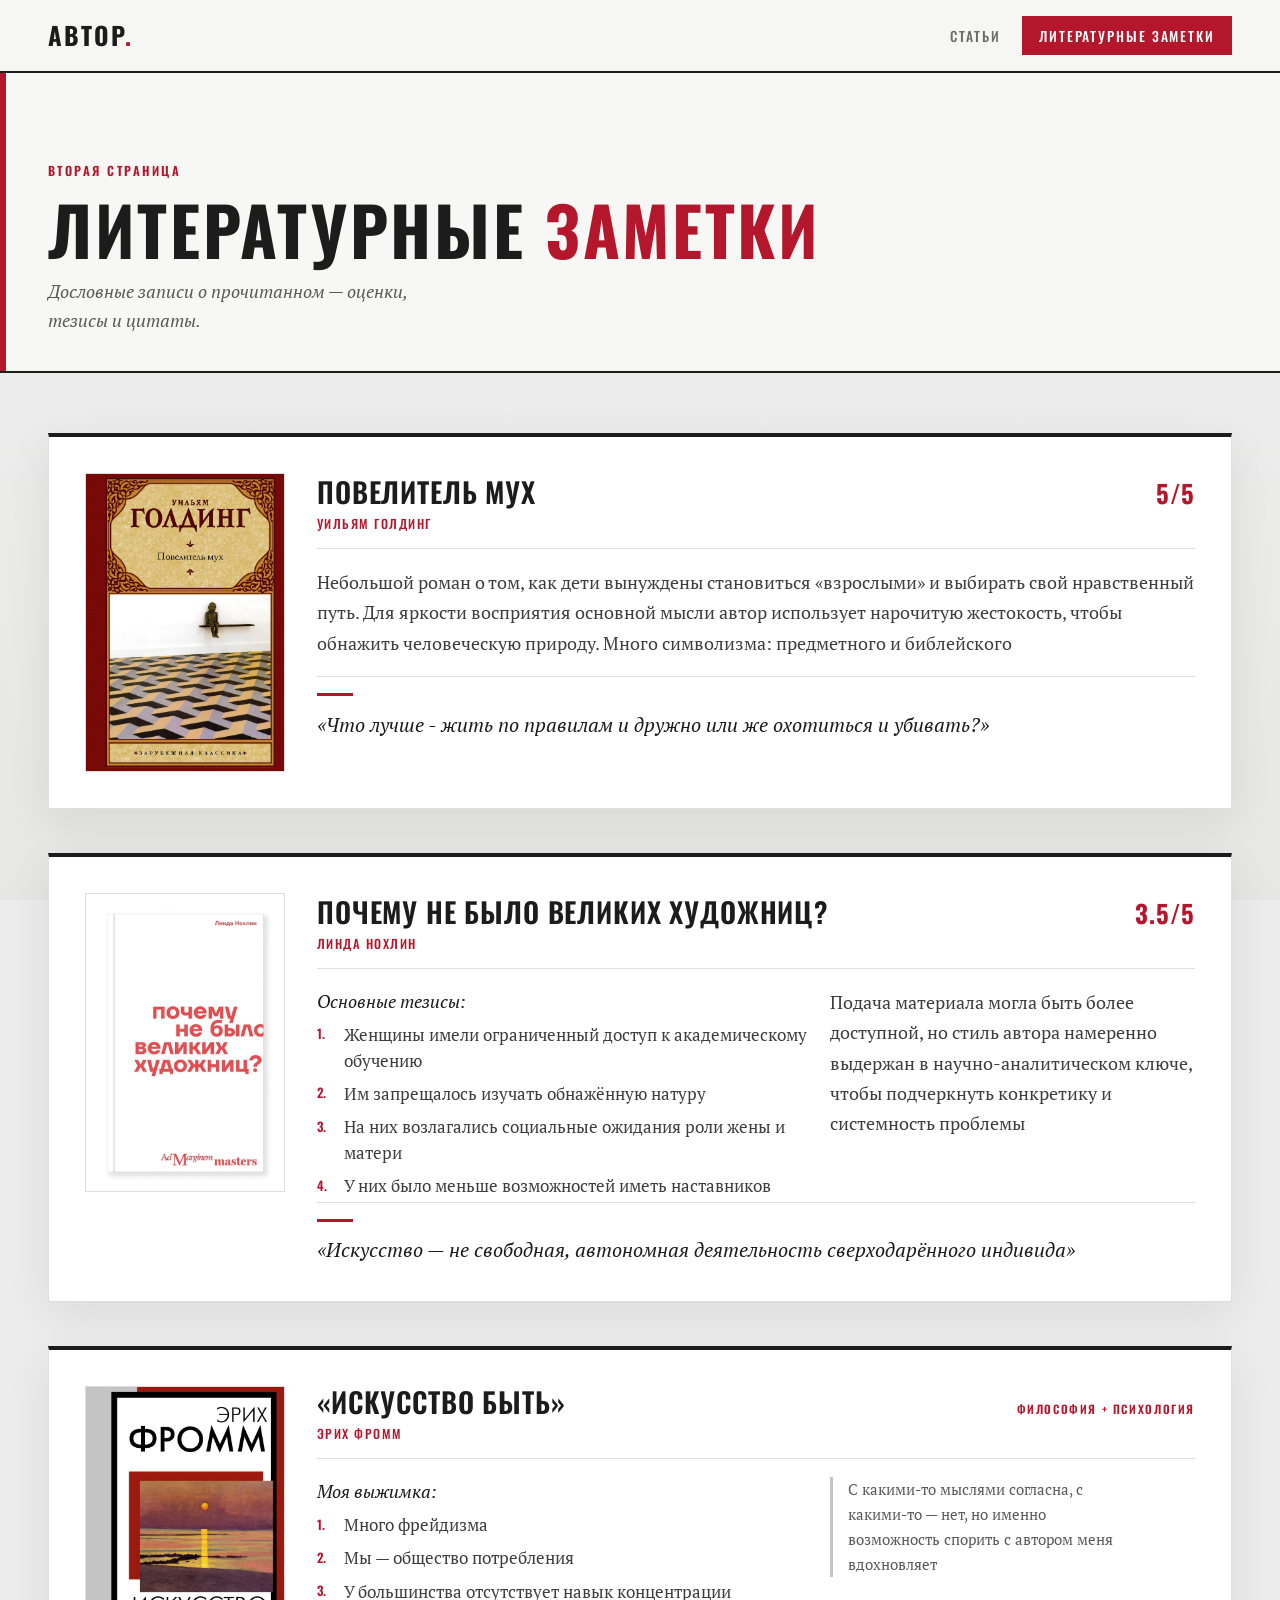
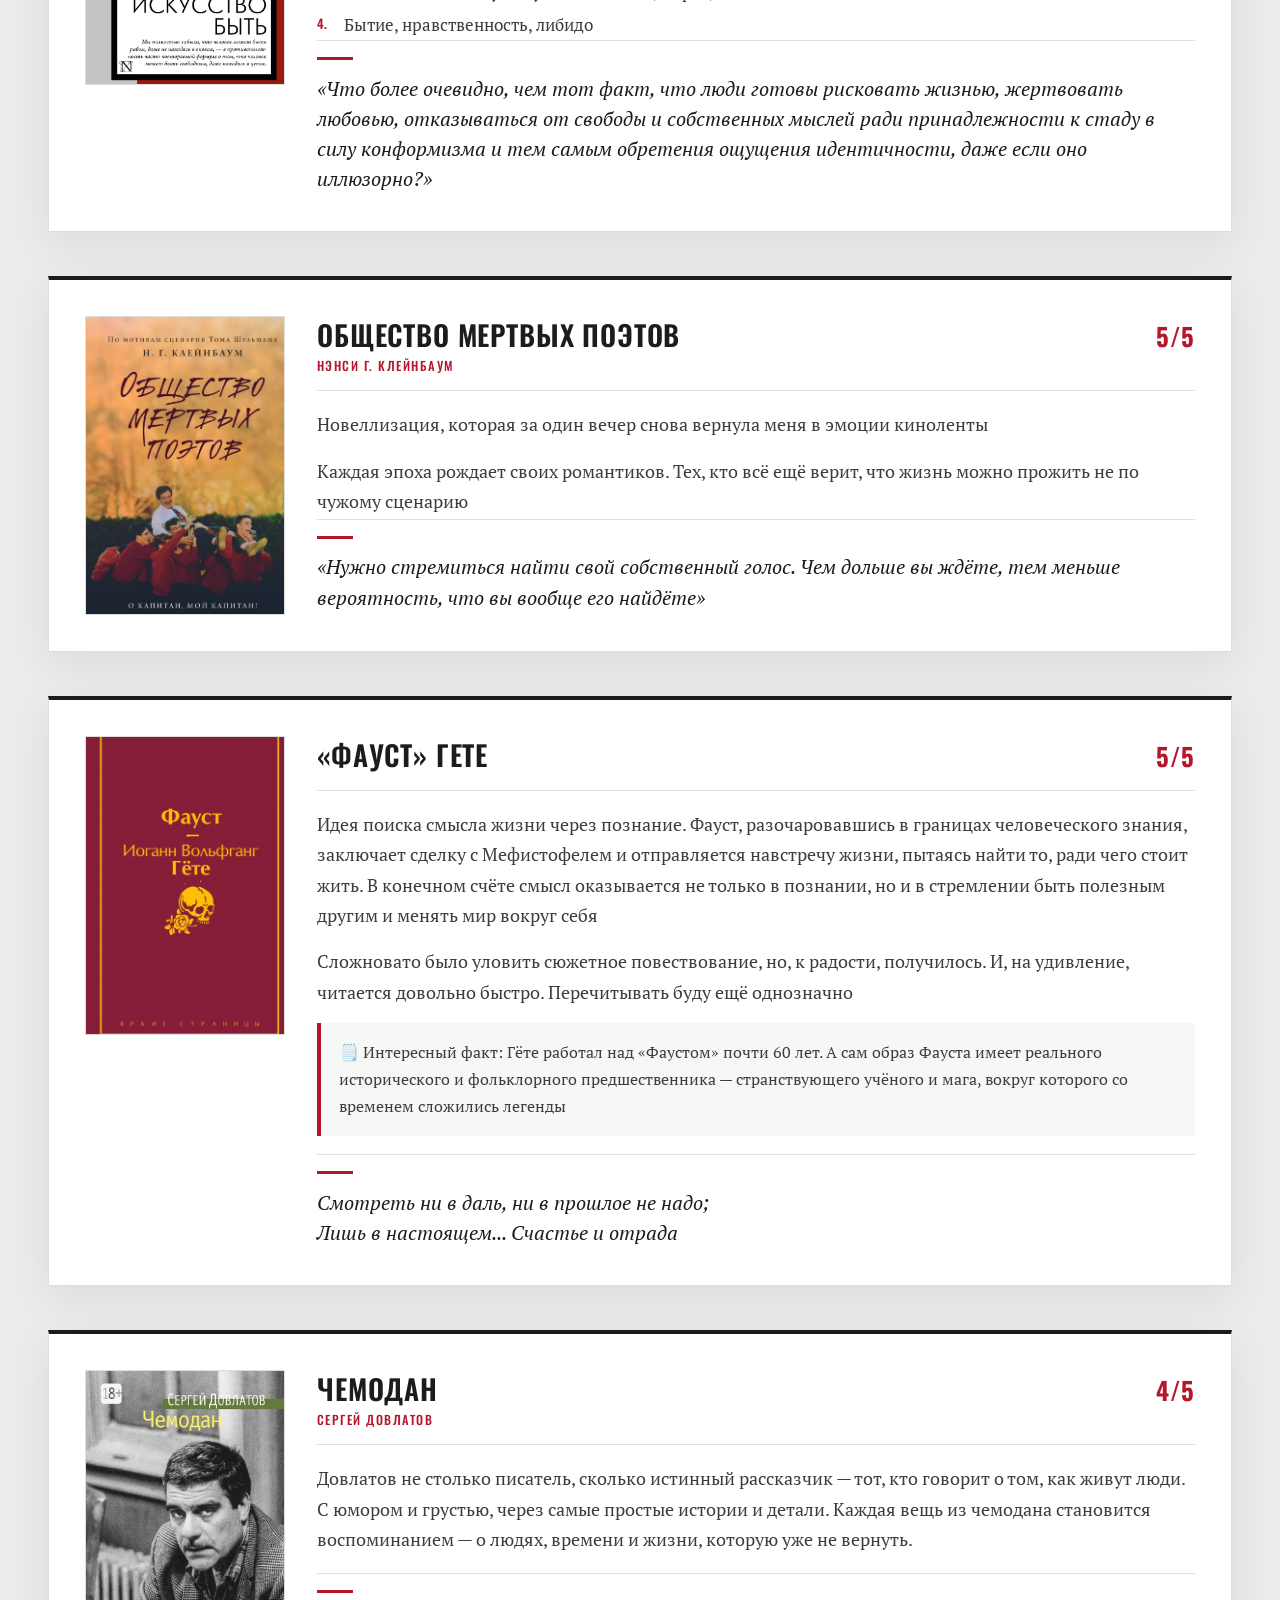
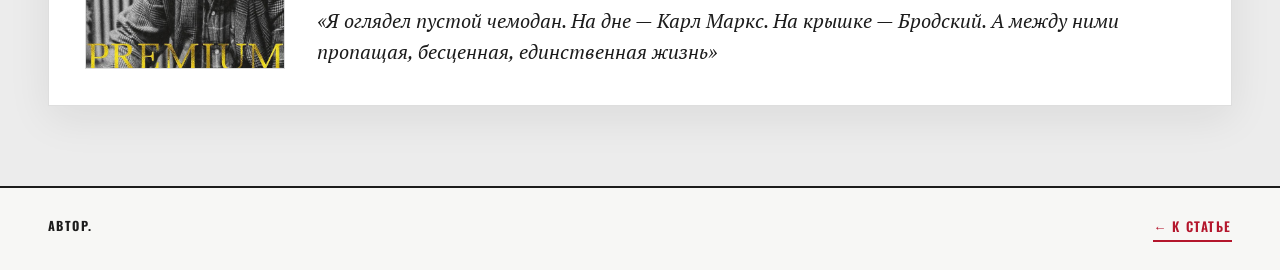
<file: notes.html>
<!DOCTYPE html>
<html lang="ru">
<head>
  <meta charset="UTF-8" />
  <meta name="viewport" content="width=device-width, initial-scale=1" />
  <title>Литературные заметки</title>
  <meta name="description" content="Литературные заметки: Голдинг, Нохлин, Фромм, Клейнбаум, Гёте, Довлатов." />
  <link rel="stylesheet" href="styles.css" />
</head>
<body>
  <nav class="site-nav" aria-label="Основная навигация">
    <a class="logo" href="index.html">АВТОР<span>.</span></a>
    <ul class="nav-links">
      <li><a href="index.html">Статьи</a></li>
      <li><a href="notes.html" aria-current="page">Литературные заметки</a></li>
    </ul>
  </nav>

  <header class="notes-hero">
    <div class="notes-hero-inner">
      <p class="notes-kicker">Вторая страница</p>
      <h1>Литературные <span>заметки</span></h1>
      <p class="notes-intro">
        Дословные записи о прочитанном — оценки, тезисы и цитаты.
      </p>
    </div>
  </header>

  <main class="notes-grid">

    <article class="note">
      <div class="note-cover">
        <img src="0199e8f8-1457-748f-8c2b-9478454d4f06.jpg" alt="Обложка: Повелитель мух — Уильям Голдинг" />
      </div>
      <div class="note-content">
        <div class="note-header">
          <div>
            <h2 class="note-title">Повелитель мух</h2>
            <p class="note-author">Уильям Голдинг</p>
          </div>
          <p class="note-rating" aria-label="Оценка">5/5</p>
        </div>
        <div class="note-body">
          <p class="note-text">
            Небольшой роман о том, как дети вынуждены становиться «взрослыми» и выбирать свой нравственный путь. Для яркости восприятия основной мысли автор использует нарочитую жестокость, чтобы обнажить человеческую природу. Много символизма: предметного и библейского
          </p>
          <blockquote class="note-quote">
            «Что лучше - жить по правилам и дружно или же охотиться и убивать?»
          </blockquote>
        </div>
      </div>
    </article>

    <article class="note">
      <div class="note-cover">
        <img src="7303360235.jpg" alt="Обложка: почему не было великих художниц? — Линда Нохлин" />
      </div>
      <div class="note-content">
        <div class="note-header">
          <div>
            <h2 class="note-title">почему не было великих художниц?</h2>
            <p class="note-author">Линда Нохлин</p>
          </div>
          <p class="note-rating" aria-label="Оценка">3.5/5</p>
        </div>
        <div class="note-body note-layout-split">
          <div>
            <p class="note-list-label">Основные тезисы:</p>
            <ol class="note-list">
              <li data-n="1.">Женщины имели ограниченный доступ к академическому обучению</li>
              <li data-n="2.">Им запрещалось изучать обнажённую натуру</li>
              <li data-n="3.">На них возлагались социальные ожидания роли жены и матери</li>
              <li data-n="4.">У них было меньше возможностей иметь наставников</li>
            </ol>
          </div>
          <p class="note-text">
            Подача материала могла быть более доступной, но стиль автора намеренно выдержан в научно-аналитическом ключе, чтобы подчеркнуть конкретику и системность проблемы
          </p>
        </div>
        <blockquote class="note-quote">
          «Искусство — не свободная, автономная деятельность сверходарённого индивида»
        </blockquote>
      </div>
    </article>

    <article class="note">
      <div class="note-cover">
        <img src="019cb79b-b3ee-7b67-acfe-0b707914d8c9.jpg" alt="Обложка: Искусство быть — Эрих Фромм" />
      </div>
      <div class="note-content">
        <div class="note-header">
          <div>
            <h2 class="note-title">«Искусство быть»</h2>
            <p class="note-author">Эрих Фромм</p>
          </div>
          <p class="note-tag">Философия + психология</p>
        </div>
        <div class="note-body note-layout-split">
          <div>
            <p class="note-list-label">Моя выжимка:</p>
            <ol class="note-list">
              <li data-n="1.">Много фрейдизма</li>
              <li data-n="2.">Мы — общество потребления</li>
              <li data-n="3.">У большинства отсутствует навык концентрации</li>
              <li data-n="4.">Бытие, нравственность, либидо</li>
            </ol>
          </div>
          <p class="note-aside">
            С какими-то мыслями согласна, с какими-то — нет, но именно возможность спорить с автором меня вдохновляет
          </p>
        </div>
        <blockquote class="note-quote">
          «Что более очевидно, чем тот факт, что люди готовы рисковать жизнью, жертвовать любовью, отказываться от свободы и собственных мыслей ради принадлежности к стаду в силу конформизма и тем самым обретения ощущения идентичности, даже если оно иллюзорно?»
        </blockquote>
      </div>
    </article>

    <article class="note">
      <div class="note-cover">
        <img src="cover1__w820.jpg" alt="Обложка: Общество мертвых поэтов — Нэнси Г. Клейнбаум" />
      </div>
      <div class="note-content">
        <div class="note-header">
          <div>
            <h2 class="note-title">Общество мертвых поэтов</h2>
            <p class="note-author">Нэнси Г. Клейнбаум</p>
          </div>
          <p class="note-rating" aria-label="Оценка">5/5</p>
        </div>
        <div class="note-body">
          <p class="note-text">
            Новеллизация, которая за один вечер снова вернула меня в эмоции киноленты
          </p>
          <p class="note-text">
            Каждая эпоха рождает своих романтиков. Тех, кто всё ещё верит, что жизнь можно прожить не по чужому сценарию
          </p>
        </div>
        <blockquote class="note-quote">
          «Нужно стремиться найти свой собственный голос. Чем дольше вы ждёте, тем меньше вероятность, что вы вообще его найдёте»
        </blockquote>
      </div>
    </article>

    <article class="note">
      <div class="note-cover">
        <img src="cover1__w820%20(1).jpg" alt="Обложка: Фауст — Иоганн Вольфганг Гёте" />
      </div>
      <div class="note-content">
        <div class="note-header">
          <div>
            <h2 class="note-title">«Фауст» Гете</h2>
          </div>
          <p class="note-rating" aria-label="Оценка">5/5</p>
        </div>
        <div class="note-body">
          <p class="note-text">
            Идея поиска смысла жизни через познание. Фауст, разочаровавшись в границах человеческого знания, заключает сделку с Мефистофелем и отправляется навстречу жизни, пытаясь найти то, ради чего стоит жить. В конечном счёте смысл оказывается не только в познании, но и в стремлении быть полезным другим и менять мир вокруг себя
          </p>
          <p class="note-text">
            Сложновато было уловить сюжетное повествование, но, к радости, получилось. И, на удивление, читается довольно быстро. Перечитывать буду ещё однозначно
          </p>
          <p class="note-fact">
            🗒️ Интересный факт: Гёте работал над «Фаустом» почти 60 лет. А сам образ Фауста имеет реального исторического и фольклорного предшественника — странствующего учёного и мага, вокруг которого со временем сложились легенды
          </p>
          <blockquote class="note-quote">
            <em>Смотреть ни в даль, ни в прошлое не надо;<br />
            Лишь в настоящем... Счастье и отрада</em>
          </blockquote>
        </div>
      </div>
    </article>

    <article class="note">
      <div class="note-cover">
        <img src="018f5cd8-9a8d-70c5-9d5b-e3edf36010ed.jpe" alt="Обложка: Чемодан — Сергей Довлатов" />
      </div>
      <div class="note-content">
        <div class="note-header">
          <div>
            <h2 class="note-title">Чемодан</h2>
            <p class="note-author">Сергей Довлатов</p>
          </div>
          <p class="note-rating" aria-label="Оценка">4/5</p>
        </div>
        <div class="note-body">
          <p class="note-text">
            Довлатов не столько писатель, сколько истинный рассказчик — тот, кто говорит о том, как живут люди. С юмором и грустью, через самые простые истории и детали.

            Каждая вещь из чемодана становится воспоминанием — о людях, времени и жизни, которую уже не вернуть. 
          </p>
          <blockquote class="note-quote">
            «Я оглядел пустой чемодан. На дне — Карл Маркс. На крышке — Бродский. А между ними пропащая, бесценная, единственная жизнь»
          </blockquote>
        </div>
      </div>
    </article>

  </main>

  <footer class="site-footer">
    <strong>АВТОР.</strong>
    <a class="link-btn" href="index.html">← К статье</a>
  </footer>
</body>
</html>
</file>
<file: styles.css>
@import url('https://fonts.googleapis.com/css2?family=Oswald:wght@400;500;600;700&family=PT+Serif:ital,wght@0,400;0,700;1,400;1,700&display=swap');

:root {
  --bg: #ececec;
  --bg-paper: #f7f7f5;
  --bg-elevated: #ffffff;
  --gray-900: #1c1c1c;
  --gray-700: #3d3d3d;
  --gray-500: #6b6b6b;
  --gray-400: #8f8f8f;
  --gray-300: #c4c4c4;
  --gray-200: #dddddd;
  --text: #1c1c1c;
  --text-muted: #5a5a5a;
  --red: #b4162c;
  --red-deep: #8a0f20;
  --red-soft: #d12b42;
  --line: rgba(28, 28, 28, 0.14);
  --shadow: 0 12px 40px rgba(28, 28, 28, 0.08);
  --font-display: 'Oswald', 'Arial Narrow', sans-serif;
  --font-body: 'PT Serif', 'Times New Roman', serif;
  --max: 880px;
  --wide: 1280px;
}

*,
*::before,
*::after {
  box-sizing: border-box;
  margin: 0;
  padding: 0;
}

html {
  scroll-behavior: smooth;
}

body {
  font-family: var(--font-body);
  background: var(--bg);
  color: var(--text);
  line-height: 1.65;
  min-height: 100vh;
  background-image:
    linear-gradient(180deg, #f2f2f0 0%, #ececec 45%, #e6e6e4 100%),
    repeating-linear-gradient(
      0deg,
      transparent,
      transparent 3px,
      rgba(28, 28, 28, 0.015) 3px,
      rgba(28, 28, 28, 0.015) 4px
    );
  background-attachment: fixed;
}

img {
  max-width: 100%;
  display: block;
}

a {
  color: inherit;
  text-decoration: none;
}

/* ——— Nav ——— */

.site-nav {
  position: sticky;
  top: 0;
  z-index: 50;
  display: flex;
  align-items: center;
  justify-content: space-between;
  gap: 1.5rem;
  padding: 0.95rem clamp(1.25rem, 4vw, 3rem);
  background: rgba(247, 247, 245, 0.92);
  backdrop-filter: blur(12px);
  border-bottom: 2px solid var(--gray-900);
}

.logo {
  font-family: var(--font-display);
  font-size: 1.55rem;
  font-weight: 700;
  letter-spacing: 0.08em;
  text-transform: uppercase;
  color: var(--gray-900);
}

.logo span {
  color: var(--red);
}

.nav-links {
  display: flex;
  gap: 0.25rem;
  list-style: none;
}

.nav-links a {
  font-family: var(--font-display);
  font-size: 0.85rem;
  font-weight: 500;
  letter-spacing: 0.14em;
  text-transform: uppercase;
  padding: 0.55rem 1rem;
  color: var(--gray-500);
  border: 1px solid transparent;
  transition: color 0.2s ease, background 0.2s ease, border-color 0.2s ease;
}

.nav-links a:hover {
  color: var(--gray-900);
  border-color: var(--gray-300);
}

.nav-links a[aria-current="page"] {
  background: var(--red);
  color: #fff;
  border-color: var(--red);
}

/* ——— Hero ——— */

.hero {
  position: relative;
  min-height: min(72vh, 640px);
  display: grid;
  align-items: end;
  padding: clamp(3rem, 8vw, 5.5rem) clamp(1.25rem, 4vw, 3rem) clamp(2.5rem, 5vw, 4rem);
  overflow: hidden;
  border-bottom: 2px solid var(--gray-900);
  background:
    linear-gradient(135deg, #2a2a2a 0%, #1c1c1c 42%, #3a1218 100%);
}

.hero::before {
  content: 'АВТОР';
  position: absolute;
  right: -2%;
  bottom: -8%;
  z-index: 0;
  font-family: var(--font-display);
  font-size: clamp(8rem, 28vw, 22rem);
  font-weight: 700;
  letter-spacing: 0.04em;
  line-height: 0.8;
  color: rgba(255, 255, 255, 0.04);
  text-transform: uppercase;
  pointer-events: none;
  user-select: none;
}

.hero::after {
  content: '';
  position: absolute;
  inset: 0;
  z-index: 1;
  background:
    repeating-linear-gradient(
      -18deg,
      transparent,
      transparent 28px,
      rgba(255, 255, 255, 0.025) 28px,
      rgba(255, 255, 255, 0.025) 29px
    ),
    linear-gradient(90deg, rgba(180, 22, 44, 0.25), transparent 55%);
  pointer-events: none;
}

.hero-inner {
  position: relative;
  z-index: 2;
  max-width: var(--wide);
  width: 100%;
  margin: 0 auto;
  color: #fff;
}

.hero-brand {
  font-family: var(--font-display);
  font-size: clamp(2.6rem, 7vw, 5.2rem);
  font-weight: 700;
  line-height: 0.92;
  letter-spacing: 0.06em;
  text-transform: uppercase;
  margin-bottom: 1.35rem;
  animation: rise 0.85s ease-out both;
}

.hero-brand em {
  font-style: normal;
  color: var(--red-soft);
}

.hero h1 {
  font-family: var(--font-display);
  font-size: clamp(1.55rem, 3.2vw, 2.25rem);
  font-weight: 500;
  line-height: 1.2;
  letter-spacing: 0.02em;
  text-transform: uppercase;
  max-width: 16ch;
  margin-bottom: 1rem;
  animation: rise 0.85s ease-out 0.1s both;
}

.hero-lead {
  font-family: var(--font-body);
  font-size: clamp(1rem, 1.6vw, 1.15rem);
  font-style: italic;
  color: rgba(255, 255, 255, 0.82);
  max-width: 36ch;
  margin-bottom: 1.85rem;
  animation: rise 0.85s ease-out 0.2s both;
}

.hero-cta {
  display: inline-flex;
  align-items: center;
  gap: 0.65rem;
  font-family: var(--font-display);
  font-size: 0.85rem;
  font-weight: 600;
  letter-spacing: 0.16em;
  text-transform: uppercase;
  color: #fff;
  background: var(--red);
  padding: 0.95rem 1.7rem;
  border: 2px solid var(--red);
  transition: background 0.25s ease, transform 0.25s ease, border-color 0.25s ease;
  animation: rise 0.85s ease-out 0.3s both;
}

.hero-cta:hover {
  background: var(--red-deep);
  border-color: var(--red-deep);
  transform: translateY(-2px);
}

.hero-cta svg {
  width: 16px;
  height: 16px;
}

@keyframes rise {
  from {
    opacity: 0;
    transform: translateY(24px);
  }
  to {
    opacity: 1;
    transform: translateY(0);
  }
}

/* ——— Article ——— */

.articles-main {
  max-width: var(--wide);
  margin: 0 auto;
  padding: clamp(2.5rem, 6vw, 4rem) clamp(1.25rem, 4vw, 3rem) 5rem;
}

.articles-index {
  display: flex;
  flex-wrap: wrap;
  gap: 0.75rem;
  margin-bottom: clamp(2.5rem, 5vw, 3.5rem);
  padding-bottom: 1.5rem;
  border-bottom: 2px solid var(--gray-900);
}

.articles-index a {
  font-family: var(--font-display);
  font-size: 0.82rem;
  font-weight: 500;
  letter-spacing: 0.1em;
  text-transform: uppercase;
  padding: 0.65rem 1.1rem;
  border: 1px solid var(--gray-300);
  background: var(--bg-elevated);
  color: var(--gray-700);
  transition: color 0.2s ease, border-color 0.2s ease, background 0.2s ease;
}

.articles-index a:hover {
  border-color: var(--red);
  color: var(--red);
}

.article-section {
  max-width: var(--max);
  margin: 0 auto;
  padding-bottom: clamp(3rem, 6vw, 4.5rem);
}

.article-section + .article-section {
  padding-top: clamp(3rem, 6vw, 4.5rem);
  border-top: 2px solid var(--gray-900);
}

.article-section-title {
  font-family: var(--font-display);
  font-size: clamp(1.75rem, 3.5vw, 2.5rem);
  font-weight: 600;
  line-height: 1.15;
  letter-spacing: 0.03em;
  text-transform: uppercase;
  color: var(--gray-900);
  margin-bottom: 1.5rem;
}

.article-lead-image {
  margin: 0 0 2.25rem;
  background: var(--bg-elevated);
  border: 1px solid var(--line);
  box-shadow: var(--shadow);
}

.article-lead-image img {
  width: 100%;
  aspect-ratio: 21 / 9;
  object-fit: cover;
}

.article-body h2 {
  font-family: var(--font-display);
  font-size: clamp(1.2rem, 2.2vw, 1.45rem);
  font-weight: 600;
  line-height: 1.25;
  letter-spacing: 0.04em;
  text-transform: uppercase;
  color: var(--gray-900);
  margin: 2.25rem 0 1.25rem;
  padding-bottom: 0.65rem;
  border-bottom: 2px solid var(--red);
}

.article-body h2.section-white {
  border-bottom-color: #8a8a8a;
}

.article-body h2.section-blue {
  border-bottom-color: #2a4a7a;
}

.article-body h2.section-red {
  border-bottom-color: var(--red);
}

.article-body .article-outro {
  margin-top: 2.5rem;
  padding: 1.35rem 1.5rem;
  background: var(--bg-paper);
  border-left: 4px solid var(--red);
  font-family: var(--font-display);
  font-size: clamp(1.05rem, 1.9vw, 1.2rem);
  font-weight: 500;
  letter-spacing: 0.04em;
  text-transform: uppercase;
  line-height: 1.45;
  color: var(--gray-900);
}

.article-wrap {
  max-width: var(--max);
  margin: 0 auto;
  padding: clamp(3rem, 7vw, 5rem) clamp(1.25rem, 4vw, 2rem) 5rem;
}

.article-meta {
  display: flex;
  flex-wrap: wrap;
  gap: 0.75rem 1.5rem;
  align-items: center;
  margin-bottom: 2.25rem;
  padding-bottom: 1.25rem;
  border-bottom: 2px solid var(--gray-900);
  font-family: var(--font-display);
  font-size: 0.78rem;
  font-weight: 500;
  letter-spacing: 0.16em;
  text-transform: uppercase;
  color: var(--gray-500);
}

.article-meta .accent {
  color: var(--red);
}

.article-body p {
  font-size: clamp(1.08rem, 1.9vw, 1.2rem);
  line-height: 1.85;
  color: var(--gray-700);
  margin-bottom: 1.4rem;
}

.article-body p:first-of-type::first-letter {
  float: left;
  font-family: var(--font-display);
  font-size: 4.4rem;
  line-height: 0.78;
  padding: 0.2rem 0.5rem 0 0;
  color: var(--red);
  font-weight: 700;
}

.article-body .pull {
  margin: 2.5rem 0;
  padding: 1.5rem 0 1.5rem 1.35rem;
  border-left: 4px solid var(--red);
  font-size: clamp(1.25rem, 2.3vw, 1.45rem);
  font-style: italic;
  line-height: 1.5;
  color: var(--gray-900);
}

.article-figure {
  margin: 2.5rem 0;
  background: var(--bg-elevated);
  border: 1px solid var(--line);
  box-shadow: var(--shadow);
}

.article-figure.wide {
  max-width: calc(var(--max) + 160px);
  margin-left: auto;
  margin-right: auto;
}

.article-figure-grid {
  display: grid;
  gap: 1rem;
  margin: 2.25rem 0;
}

.article-figure-grid.cols-2 {
  grid-template-columns: repeat(2, 1fr);
}

.article-figure-grid.cols-3 {
  grid-template-columns: repeat(3, 1fr);
}

.article-figure-grid .article-figure {
  margin: 0;
}

.article-figure-grid .article-figure img {
  aspect-ratio: 4 / 5;
  object-fit: cover;
}

@media (max-width: 720px) {
  .article-figure-grid.cols-2,
  .article-figure-grid.cols-3 {
    grid-template-columns: 1fr;
  }
}

.article-figure img {
  width: 100%;
  aspect-ratio: 16 / 10;
  object-fit: cover;
}

.article-figure.portrait img {
  aspect-ratio: 4 / 5;
  max-height: 560px;
  margin: 0 auto;
  width: auto;
  max-width: 100%;
}

.article-figure figcaption {
  font-family: var(--font-display);
  font-size: 0.75rem;
  letter-spacing: 0.12em;
  text-transform: uppercase;
  color: var(--gray-500);
  padding: 0.85rem 1.1rem;
  border-top: 1px solid var(--line);
}

.article-end {
  max-width: var(--max);
  margin: 0 auto;
  margin-top: 1rem;
  padding-top: 1.75rem;
  border-top: 2px solid var(--gray-900);
  display: flex;
  flex-wrap: wrap;
  justify-content: space-between;
  gap: 1.5rem;
  align-items: center;
}

.article-end p {
  font-size: 1rem;
  color: var(--gray-500);
  max-width: 28ch;
}

.link-btn {
  display: inline-flex;
  align-items: center;
  gap: 0.5rem;
  font-family: var(--font-display);
  font-size: 0.82rem;
  font-weight: 600;
  letter-spacing: 0.12em;
  text-transform: uppercase;
  color: var(--red);
  border-bottom: 2px solid var(--red);
  padding-bottom: 0.2rem;
  transition: color 0.2s ease;
}

.link-btn:hover {
  color: var(--red-deep);
}

/* ——— Notes page ——— */

.notes-hero {
  padding: clamp(3.25rem, 8vw, 5.5rem) clamp(1.25rem, 4vw, 3rem) 2.25rem;
  border-bottom: 2px solid var(--gray-900);
  background: var(--bg-paper);
  position: relative;
}

.notes-hero::before {
  content: '';
  position: absolute;
  left: 0;
  top: 0;
  bottom: 0;
  width: 6px;
  background: var(--red);
}

.notes-hero-inner {
  max-width: var(--wide);
  margin: 0 auto;
}

.notes-kicker {
  font-family: var(--font-display);
  font-size: 0.78rem;
  font-weight: 600;
  letter-spacing: 0.2em;
  text-transform: uppercase;
  color: var(--red);
  margin-bottom: 0.85rem;
  animation: rise 0.7s ease-out both;
}

.notes-hero h1 {
  font-family: var(--font-display);
  font-size: clamp(2.4rem, 6vw, 4.2rem);
  font-weight: 700;
  line-height: 1;
  letter-spacing: 0.04em;
  text-transform: uppercase;
  margin-bottom: 0.9rem;
  animation: rise 0.7s ease-out 0.08s both;
}

.notes-hero h1 span {
  color: var(--red);
}

.notes-intro {
  font-size: 1.1rem;
  font-style: italic;
  color: var(--text-muted);
  max-width: 42ch;
  animation: rise 0.7s ease-out 0.16s both;
}

.notes-grid {
  max-width: var(--wide);
  margin: 0 auto;
  padding: clamp(2.25rem, 5vw, 3.75rem) clamp(1.25rem, 4vw, 3rem) 5rem;
  display: flex;
  flex-direction: column;
  gap: 2.75rem;
}

.note {
  display: grid;
  gap: 1.5rem;
  padding: clamp(1.5rem, 3vw, 2.25rem);
  background: var(--bg-elevated);
  border: 1px solid var(--line);
  border-top: 4px solid var(--gray-900);
  box-shadow: var(--shadow);
  opacity: 0;
  transform: translateY(20px);
  animation: rise 0.7s ease-out forwards;
}

.note:nth-child(1) { animation-delay: 0.05s; }
.note:nth-child(2) { animation-delay: 0.1s; }
.note:nth-child(3) { animation-delay: 0.15s; }
.note:nth-child(4) { animation-delay: 0.2s; }
.note:nth-child(5) { animation-delay: 0.25s; }
.note:nth-child(6) { animation-delay: 0.3s; }

@media (min-width: 780px) {
  .note {
    grid-template-columns: 200px 1fr;
    gap: 2rem;
    align-items: start;
  }
}

.note-cover {
  background: var(--bg);
  border: 1px solid var(--gray-200);
  overflow: hidden;
}

.note-cover img {
  width: 100%;
  aspect-ratio: 2 / 3;
  object-fit: cover;
  transition: transform 0.45s ease;
}

.note:hover .note-cover img {
  transform: scale(1.03);
}

.note-content {
  min-width: 0;
}

.note-header {
  display: flex;
  flex-wrap: wrap;
  align-items: baseline;
  justify-content: space-between;
  gap: 0.65rem 1.25rem;
  margin-bottom: 1.1rem;
  padding-bottom: 0.85rem;
  border-bottom: 1px solid var(--line);
}

.note-title {
  font-family: var(--font-display);
  font-size: clamp(1.35rem, 2.5vw, 1.75rem);
  font-weight: 600;
  line-height: 1.15;
  letter-spacing: 0.03em;
  text-transform: uppercase;
}

.note-author {
  font-family: var(--font-display);
  font-size: 0.78rem;
  font-weight: 500;
  letter-spacing: 0.12em;
  text-transform: uppercase;
  color: var(--red);
  margin-top: 0.35rem;
}

.note-rating {
  font-family: var(--font-display);
  font-size: 1.55rem;
  font-weight: 700;
  color: var(--red);
  letter-spacing: 0.04em;
}

.note-body {
  display: grid;
  gap: 1rem;
}

.note-text {
  font-size: clamp(1.02rem, 1.7vw, 1.12rem);
  line-height: 1.7;
  color: var(--gray-700);
}

.note-list-label {
  font-style: italic;
  font-size: 1.1rem;
  color: var(--gray-900);
  margin-bottom: 0.4rem;
}

.note-list {
  list-style: none;
  display: grid;
  gap: 0.45rem;
}

.note-list li {
  font-size: clamp(1rem, 1.6vw, 1.08rem);
  color: var(--gray-700);
  padding-left: 1.7rem;
  position: relative;
  line-height: 1.5;
}

.note-list li::before {
  content: attr(data-n);
  position: absolute;
  left: 0;
  color: var(--red);
  font-family: var(--font-display);
  font-size: 0.8rem;
  font-weight: 600;
  top: 0.15rem;
}

.note-aside {
  font-size: 0.95rem;
  color: var(--text-muted);
  border-left: 3px solid var(--gray-300);
  padding-left: 0.9rem;
  max-width: 36ch;
}

.note-quote {
  font-style: italic;
  font-size: clamp(1.08rem, 1.9vw, 1.22rem);
  line-height: 1.55;
  color: var(--gray-900);
  padding-top: 1rem;
  margin-top: 0.15rem;
  border-top: 1px solid var(--line);
}

.note-quote::before {
  content: '';
  display: block;
  width: 2.25rem;
  height: 3px;
  background: var(--red);
  margin-bottom: 0.85rem;
}

.note-tag {
  display: inline-block;
  font-family: var(--font-display);
  font-size: 0.72rem;
  font-weight: 600;
  letter-spacing: 0.14em;
  text-transform: uppercase;
  color: var(--red);
  margin-bottom: 0.25rem;
}

.note-link {
  display: inline-flex;
  align-items: center;
  gap: 0.4rem;
  font-family: var(--font-display);
  font-size: 0.82rem;
  font-weight: 500;
  letter-spacing: 0.06em;
  text-transform: uppercase;
  color: var(--red-soft);
}

.note-layout-split {
  display: grid;
  gap: 1.25rem;
}

@media (min-width: 900px) {
  .note-layout-split {
    grid-template-columns: 1.15fr 0.85fr;
    align-items: start;
  }
}

.note-fact {
  font-size: 1.02rem;
  color: var(--gray-700);
  line-height: 1.65;
  background: var(--bg-paper);
  padding: 1rem 1.1rem;
  border-left: 4px solid var(--red);
}

/* ——— Footer ——— */

.site-footer {
  border-top: 2px solid var(--gray-900);
  padding: 1.75rem clamp(1.25rem, 4vw, 3rem);
  display: flex;
  flex-wrap: wrap;
  justify-content: space-between;
  gap: 1rem;
  font-family: var(--font-display);
  font-size: 0.78rem;
  letter-spacing: 0.12em;
  text-transform: uppercase;
  color: var(--gray-500);
  background: var(--bg-paper);
}

.site-footer strong {
  color: var(--gray-900);
  font-weight: 700;
}

@media (max-width: 560px) {
  .site-nav {
    flex-direction: column;
    align-items: flex-start;
    gap: 0.65rem;
  }

  .nav-links {
    width: 100%;
    flex-wrap: wrap;
  }

  .hero {
    min-height: auto;
    padding-top: 3.5rem;
  }

  .article-figure {
    margin-left: 0;
    margin-right: 0;
  }
}
</file>
